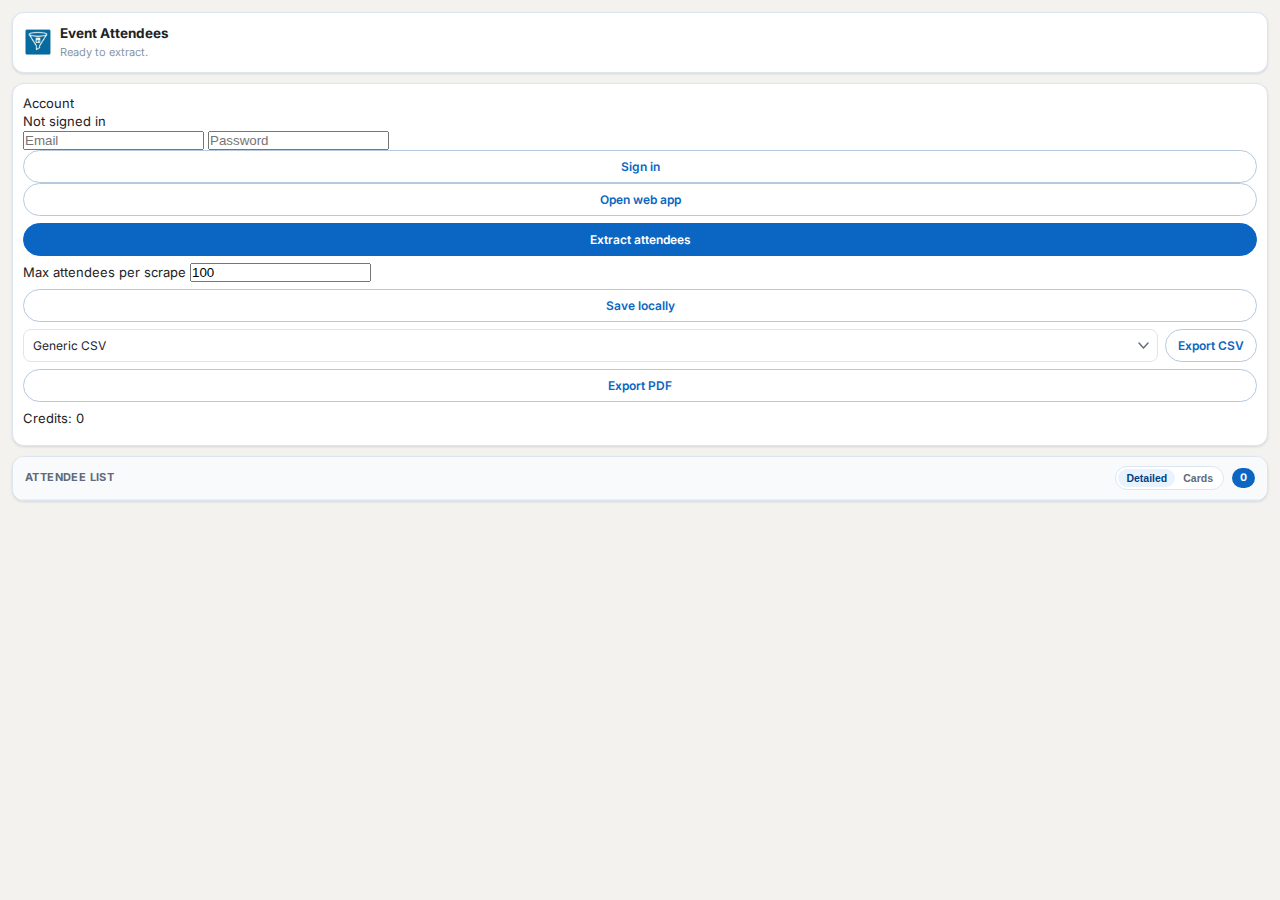
<file: event-attendee-extension/sidepanel.html>
<!doctype html>
<html lang="en">
  <head>
    <meta charset="UTF-8" />
    <meta name="viewport" content="width=device-width, initial-scale=1.0" />
    <title>Prospect In</title>
    <link rel="icon" type="image/svg+xml" href="assets/favicon.svg" />
    <link rel="stylesheet" href="sidepanel.css" />
  </head>
  <body>
    <main class="container">
      <header class="header">
        <div class="brand-row">
          <img src="assets/logo.png" class="brand-logo" alt="Event Attendee Extractor logo" />
          <div>
            <h1>Event Attendees</h1>
            <p id="statusText" class="status">Ready to extract.</p>
          </div>
        </div>
      </header>

      <section class="actions">
        <div class="auth-card">
          <p class="auth-title">Account</p>
          <p id="authState" class="auth-state">Not signed in</p>
          <input id="authEmail" class="limit-input" type="email" placeholder="Email" />
          <input id="authPassword" class="limit-input" type="password" placeholder="Password" />
          <div class="auth-actions">
            <button id="signInBtn" class="btn">Sign in</button>
            <button id="signOutBtn" class="btn" hidden>Sign out</button>
          </div>
          <div class="auth-actions">
            <button id="syncAccountBtn" class="btn" hidden>Sync credits</button>
            <button id="openWebAppBtn" class="btn">Open web app</button>
          </div>
        </div>

        <button id="scrapeBtn" class="btn primary">Extract attendees</button>
        <div class="limit-row">
          <label for="attendeeLimitInput" class="limit-label">Max attendees per scrape</label>
          <input id="attendeeLimitInput" class="limit-input" type="number" min="1" step="1" value="100" />
        </div>
        <button id="saveBtn" class="btn">Save locally</button>

        <div class="export-row">
          <select id="crmSelect" class="crm-select">
            <option value="generic">Generic CSV</option>
            <option value="hubspot">HubSpot</option>
            <option value="pipedrive">Pipedrive</option>
            <option value="salesforce">Salesforce</option>
            <option value="zoho">Zoho CRM</option>
          </select>
          <button id="csvBtn" class="btn export-btn">Export CSV</button>
        </div>

        <button id="pdfBtn" class="btn">Export PDF</button>
        <p id="proHint" class="pro-hint" hidden>First 20 attendees are free. Use a credit to export full lists.</p>
        <div id="creditsRow" class="credits-row">
          <span id="creditsBadge" class="credits-badge">Credits: 0</span>
        </div>
        <div class="pricing-grid">
          <button id="buyOneBtn" class="btn buy-btn" hidden>Full list — $9.99</button>
          <button id="buyFiveBtn" class="btn buy-btn" hidden>5 credits — $39.99</button>
          <button id="buyTenBtn" class="btn buy-btn" hidden>10 credits — $69.99</button>
        </div>
      </section>

      <section class="results">
        <div class="results-header">
          <h2>Attendee List</h2>
          <div class="results-header-right">
            <div class="view-toggle" role="group" aria-label="Attendee display mode">
              <button id="detailedViewBtn" class="view-btn active" type="button">Detailed</button>
              <button id="cardViewBtn" class="view-btn" type="button">Cards</button>
            </div>
            <span id="countBadge" class="badge">0</span>
          </div>
        </div>
        <div id="attendeeList" class="attendee-list"></div>
      </section>
    </main>

    <script src="crm-export.js"></script>
    <script src="sidepanel.js"></script>
  </body>
</html>
</file>
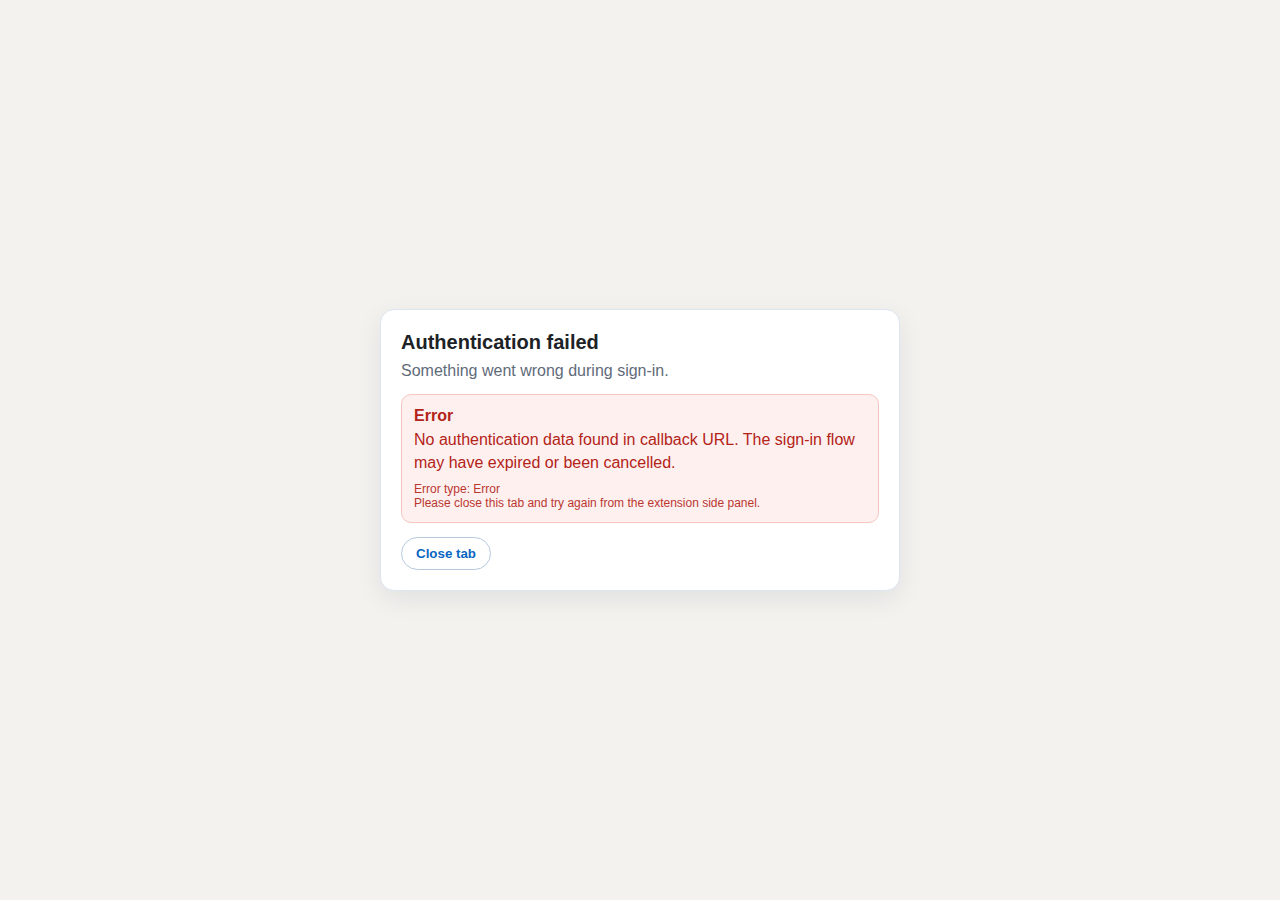
<file: event-attendee-extension/signin-callback.html>
<!doctype html>
<html lang="en">
<head>
  <meta charset="UTF-8" />
  <meta name="viewport" content="width=device-width, initial-scale=1.0" />
  <title>Prospect In — Sign-in callback</title>
  <link rel="stylesheet" href="signin-callback.css" />
</head>
<body>
  <main class="callback-wrap">
    <section class="callback-card" aria-live="polite">
      <div id="spinner" class="spinner" aria-hidden="true"></div>
      <h1 id="statusTitle">Completing sign-in…</h1>
      <p id="statusMessage">Please wait while we securely save your session in the extension.</p>
      <div id="statusContainer" class="status-container"></div>
      <button id="closeBtn" class="close-btn" type="button">Close tab</button>
    </section>
  </main>

  <script src="signin-callback.js"></script>
</body>
</html>
</file>
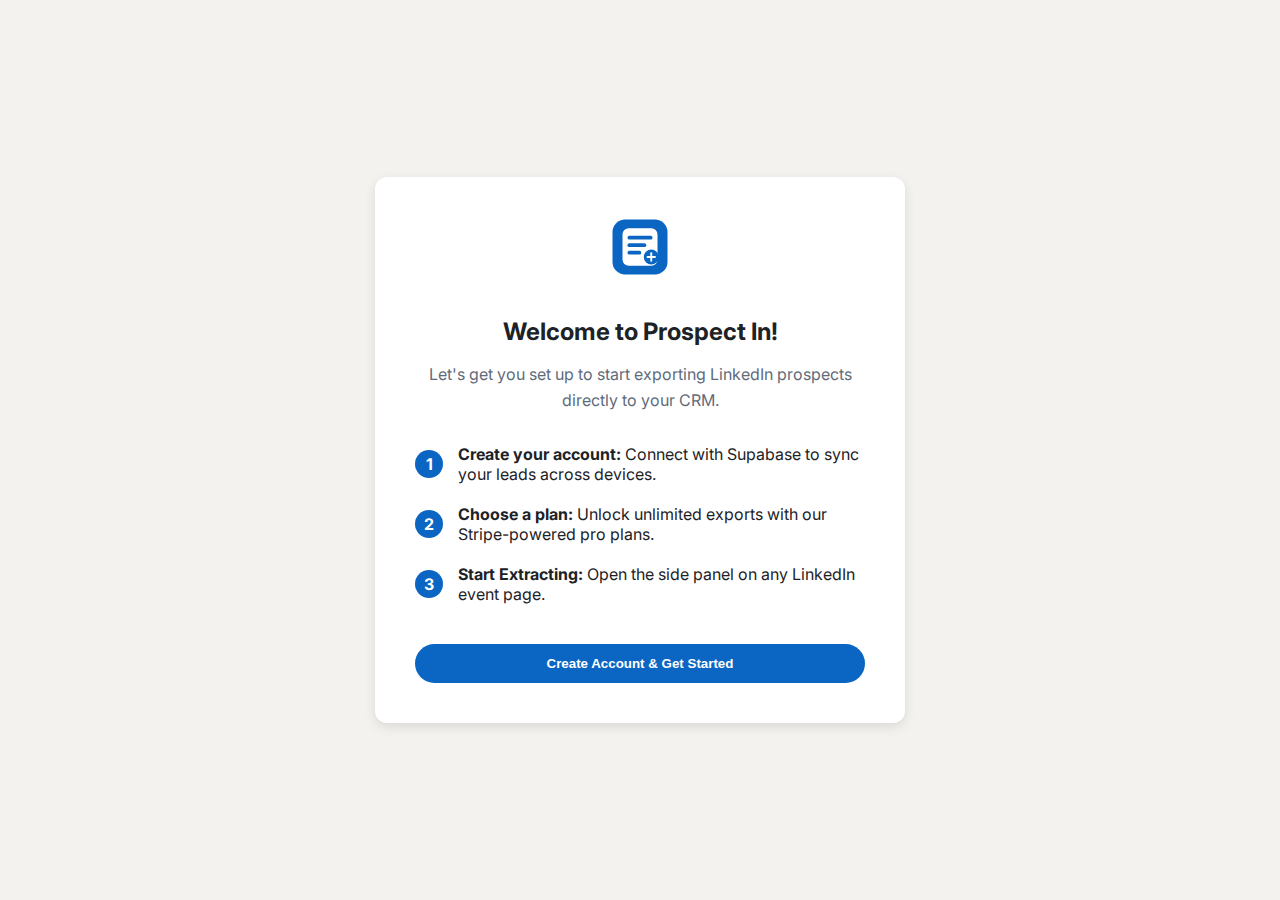
<file: event-attendee-extension/welcome.html>
<!DOCTYPE html>
<html lang="en">
<head>
    <meta charset="UTF-8">
    <meta name="viewport" content="width=device-width, initial-scale=1.0">
    <title>Welcome to Prospect In</title>
    <link rel="stylesheet" href="https://fonts.googleapis.com/css2?family=Inter:wght@400;600;700&display=swap">
    <style>
        :root {
            --linkedin-blue: #0a66c2;
            --linkedin-blue-hover: #004182;
            --bg: #f3f2ef;
            --surface: #ffffff;
            --text-primary: #1d2226;
            --text-secondary: #5f6b7a;
            --radius: 12px;
        }

        body {
            font-family: 'Inter', sans-serif;
            background-color: var(--bg);
            color: var(--text-primary);
            display: flex;
            justify-content: center;
            align-items: center;
            height: 100vh;
            margin: 0;
        }

        .onboarding-card {
            background: var(--surface);
            padding: 40px;
            border-radius: var(--radius);
            box-shadow: 0 4px 12px rgba(0,0,0,0.1);
            max-width: 450px;
            text-align: center;
        }

        .logo {
            width: 60px;
            height: 60px;
            margin-bottom: 20px;
        }

        h1 { font-size: 24px; margin-bottom: 10px; }
        p { color: var(--text-secondary); line-height: 1.6; margin-bottom: 30px; }

        .step {
            display: flex;
            align-items: center;
            gap: 15px;
            text-align: left;
            margin-bottom: 20px;
        }

        .step-number {
            background: var(--linkedin-blue);
            color: white;
            width: 28px;
            height: 28px;
            border-radius: 50%;
            display: flex;
            align-items: center;
            justify-content: center;
            font-weight: bold;
            flex-shrink: 0;
        }

        .btn-primary {
            background: var(--linkedin-blue);
            color: white;
            padding: 12px 24px;
            border-radius: 999px;
            text-decoration: none;
            font-weight: 600;
            display: inline-block;
            margin-top: 20px;
            transition: background 0.2s;
            border: none;
            cursor: pointer;
            width: 100%;
        }

        .btn-primary:hover {
            background: var(--linkedin-blue-hover);
        }
    </style>
</head>
<body>
    <div class="onboarding-card">
        <img src="assets/logo.svg" alt="Logo" class="logo">
        <h1>Welcome to Prospect In!</h1>
        <p>Let's get you set up to start exporting LinkedIn prospects directly to your CRM.</p>
        
        <div class="step">
            <div class="step-number">1</div>
            <div><strong>Create your account:</strong> Connect with Supabase to sync your leads across devices.</div>
        </div>
        <div class="step">
            <div class="step-number">2</div>
            <div><strong>Choose a plan:</strong> Unlock unlimited exports with our Stripe-powered pro plans.</div>
        </div>
        <div class="step">
            <div class="step-number">3</div>
            <div><strong>Start Extracting:</strong> Open the side panel on any LinkedIn event page.</div>
        </div>

        <button id="getStartedBtn" class="btn-primary">Create Account & Get Started</button>
    </div>

    <script>
        // You will link this to your Supabase Auth URL later
        document.getElementById('getStartedBtn').addEventListener('click', () => {
            window.location.href = 'https://your-supabase-app.vercel.app/signup';
        });
    </script>
</body>
</html>
</file>
<file: event-attendee-extension/sidepanel.css>
@import url('https://fonts.googleapis.com/css2?family=Inter:wght@400;500;600;700&display=swap');

:root {
  --blue: #0a66c2;
  --blue-hover: #004182;
  --blue-soft: #e8f3ff;
  --bg: #f3f2ef;
  --surface: #ffffff;
  --surface-muted: #f9fafb;
  --border: #dce6f1;
  --border-subtle: #ebeff3;
  --text: #1d2226;
  --text-2: #5f6b7a;
  --text-muted: #8895a7;
  --green: #057642;
  --shadow: 0 1px 3px rgba(15,23,42,.08), 0 1px 2px rgba(15,23,42,.05);
  --r: 12px;
  --r-sm: 8px;
}

* { box-sizing: border-box; margin: 0; padding: 0; }

body {
  font-family: 'Inter', sans-serif;
  background: var(--bg);
  color: var(--text);
  font-size: 13px;
  line-height: 1.45;
}

/* ── Layout ── */
.container {
  padding: 12px;
  display: flex;
  flex-direction: column;
  gap: 10px;
}

/* ── Header ── */
.header {
  background: var(--surface);
  border: 1px solid var(--border);
  border-radius: var(--r);
  padding: 11px 12px;
  box-shadow: var(--shadow);
}
.brand-row { display: flex; align-items: center; gap: 9px; }
.brand-logo { width: 26px; height: 26px; flex-shrink: 0; }
.header h1 { font-size: 13.5px; font-weight: 700; }
.status { font-size: 11px; color: var(--text-muted); margin-top: 1px; }
.account-badge {
  margin-top: 8px;
  padding-top: 8px;
  border-top: 1px solid var(--border-subtle);
  display: flex;
  align-items: center;
  gap: 8px;
  flex-wrap: wrap;
  font-size: 11px;
}
.account-email { font-weight: 600; color: var(--text-2); flex: 1; min-width: 0; overflow: hidden; text-overflow: ellipsis; white-space: nowrap; }
.account-credits { color: var(--blue); font-weight: 700; white-space: nowrap; }
.btn-link { background: none; border: none; color: var(--text-muted); font-size: 11px; cursor: pointer; padding: 0; }
.btn-link:hover { color: var(--blue); }

/* ── Actions ── */
.actions {
  background: var(--surface);
  border: 1px solid var(--border);
  border-radius: var(--r);
  padding: 10px;
  box-shadow: var(--shadow);
  display: flex;
  flex-direction: column;
  gap: 7px;
}

/* ── Buttons ── */
.btn {
  border: 1px solid #b7c9dd;
  background: var(--surface);
  border-radius: 999px;
  padding: 8px 12px;
  font-size: 12px;
  font-family: 'Inter', sans-serif;
  font-weight: 600;
  color: var(--blue);
  cursor: pointer;
  width: 100%;
  transition: background .12s, color .12s, border-color .12s;
}
.btn:hover { background: var(--blue-soft); border-color: #8ab4e2; }
.btn.primary { background: var(--blue); color: #fff; border-color: var(--blue); }
.btn.primary:hover { background: var(--blue-hover); border-color: var(--blue-hover); }
.btn:disabled { opacity: .5; cursor: not-allowed; }
.full-width { width: 100%; }

/* ── Fields ── */
.field-row { display: flex; flex-direction: column; gap: 3px; }
.field-label { font-size: 10.5px; font-weight: 600; color: var(--text-2); }
.input {
  border: 1px solid var(--border);
  border-radius: var(--r-sm);
  padding: 7px 9px;
  font-size: 12px;
  font-family: 'Inter', sans-serif;
  color: var(--text);
  background: var(--surface);
  width: 100%;
}
.input:focus { outline: none; border-color: var(--blue); box-shadow: 0 0 0 2px rgba(10,102,194,.12); }

/* ── Export row ── */
.export-row { display: flex; gap: 7px; }
.crm-select {
  flex: 1;
  border: 1px solid var(--border);
  border-radius: var(--r-sm);
  padding: 7px 24px 7px 9px;
  font-size: 12px;
  font-family: 'Inter', sans-serif;
  color: var(--text);
  background: var(--surface);
  cursor: pointer;
  appearance: none;
  background-image: url("data:image/svg+xml,%3Csvg xmlns='http://www.w3.org/2000/svg' width='11' height='7' viewBox='0 0 11 7'%3E%3Cpath d='M1 1l4.5 5L10 1' stroke='%235f6b7a' stroke-width='1.4' fill='none' stroke-linecap='round'/%3E%3C/svg%3E");
  background-repeat: no-repeat;
  background-position: right 8px center;
}
.crm-select:focus { outline: none; border-color: var(--blue); }
.export-btn { width: auto; white-space: nowrap; flex-shrink: 0; }

/* ── Results ── */
.results {
  background: var(--surface);
  border: 1px solid var(--border);
  border-radius: var(--r);
  overflow: hidden;
  box-shadow: var(--shadow);
}
.results-header {
  display: flex;
  justify-content: space-between;
  align-items: center;
  padding: 9px 12px;
  border-bottom: 1px solid var(--border-subtle);
  background: var(--surface-muted);
}
.results-header h2 { font-size: 11px; font-weight: 700; text-transform: uppercase; letter-spacing: .4px; color: var(--text-2); }
.results-header-right { display: flex; align-items: center; gap: 8px; }
.view-toggle { display: flex; border: 1px solid var(--border); border-radius: 999px; padding: 2px; background: #fff; }
.view-btn { border: none; background: transparent; color: var(--text-2); font-size: 10.5px; font-weight: 600; padding: 3px 8px; border-radius: 999px; cursor: pointer; }
.view-btn.active { background: var(--blue-soft); color: var(--blue-hover); }
.badge { background: var(--blue); color: #fff; border-radius: 999px; padding: 2px 8px; font-size: 10.5px; font-weight: 700; min-width: 22px; text-align: center; }

/* ── Attendee list ── */
.attendee-list { display: flex; flex-direction: column; max-height: 320px; overflow-y: auto; }
.attendee-item { border-bottom: 1px solid var(--border-subtle); }
.attendee-item:last-child { border-bottom: none; }
.attendee-summary { display: flex; align-items: center; justify-content: space-between; gap: 10px; padding: 9px 12px; cursor: pointer; user-select: none; }
.attendee-summary:hover { background: #f8fbff; }
.attendee-info { flex: 1; min-width: 0; }
.attendee-name { font-size: 12.5px; font-weight: 700; white-space: nowrap; overflow: hidden; text-overflow: ellipsis; }
.attendee-title { font-size: 11px; color: var(--text-2); white-space: nowrap; overflow: hidden; text-overflow: ellipsis; margin-top: 1px; }
.attendee-location { font-size: 10.5px; color: var(--text-muted); margin-top: 1px; }
.chevron { color: var(--text-muted); font-size: 9px; transition: transform .2s; flex-shrink: 0; }
.attendee-item.expanded .chevron { transform: rotate(180deg); }
.attendee-details { display: none; padding: 7px 12px 9px; background: #f7fbff; border-top: 1px solid #d8eaff; font-size: 11px; gap: 3px; flex-direction: column; }
.attendee-item.expanded .attendee-details { display: flex; }
.detail-row { display: flex; gap: 6px; }
.detail-label { color: var(--text-muted); font-weight: 600; min-width: 46px; font-size: 10.5px; }
.detail-value { color: var(--text); word-break: break-all; }
.detail-value a { color: var(--blue); text-decoration: none; }
.detail-value a:hover { text-decoration: underline; }

/* card view */
.attendee-list.card-view { display: grid; gap: 7px; padding: 8px; }
.attendee-list.card-view .attendee-item { border: 1px solid var(--border); border-radius: 9px; background: #fff; box-shadow: 0 1px 2px rgba(15,23,42,.04); }
.attendee-list.card-view .attendee-details { display: flex; }

/* ── History ── */
.history-list { display: flex; flex-direction: column; max-height: 200px; overflow-y: auto; }
.history-item { padding: 9px 12px; border-bottom: 1px solid var(--border-subtle); font-size: 11.5px; display: flex; justify-content: space-between; align-items: center; }
.history-item:last-child { border-bottom: none; }
.history-meta { color: var(--text-2); font-size: 10.5px; margin-top: 2px; }
.history-dl { color: var(--blue); font-size: 10.5px; cursor: pointer; background: none; border: none; font-weight: 600; }

/* ── Empty ── */
.empty { padding: 24px 14px; text-align: center; color: var(--text-muted); font-size: 11.5px; line-height: 1.7; }
.empty-icon { font-size: 20px; margin-bottom: 5px; opacity: .6; }

/* ── Modals ── */
.modal-overlay {
  position: fixed; inset: 0;
  background: rgba(0,0,0,.45);
  display: flex; align-items: center; justify-content: center;
  z-index: 1000;
  padding: 16px;
}
.modal-overlay[hidden] { display: none; }
.modal-card {
  background: var(--surface);
  border-radius: var(--r);
  padding: 20px;
  width: 100%;
  max-width: 320px;
  position: relative;
  box-shadow: 0 8px 32px rgba(0,0,0,.18);
  display: flex;
  flex-direction: column;
  gap: 10px;
}
.modal-close { position: absolute; top: 12px; right: 12px; background: none; border: none; font-size: 14px; color: var(--text-muted); cursor: pointer; }
.modal-close:hover { color: var(--text); }
.modal-title { font-size: 15px; font-weight: 700; }
.modal-sub { font-size: 12px; color: var(--text-2); }
.auth-error { font-size: 11.5px; color: #c0392b; background: #fdf0ef; border: 1px solid #f5c6c2; border-radius: 6px; padding: 6px 9px; }
.modal-link { font-size: 11.5px; color: var(--blue); text-align: center; text-decoration: none; margin-top: 2px; }
.modal-link:hover { text-decoration: underline; }

/* Export modal options */
.export-options { display: flex; flex-direction: column; gap: 8px; }
.export-option {
  border: 1.5px solid var(--border);
  border-radius: 10px;
  padding: 11px 12px;
  background: var(--surface);
  cursor: pointer;
  text-align: left;
  display: flex;
  flex-direction: column;
  gap: 2px;
  position: relative;
  transition: border-color .15s, background .15s;
}
.export-option:hover { border-color: var(--blue); background: #fafcff; }
.export-option.premium:hover { border-color: #7b5ea7; background: #faf8ff; }
.export-option:disabled { opacity: .5; cursor: not-allowed; }
.export-option-title { font-size: 12.5px; font-weight: 700; }
.export-option-desc { font-size: 11px; color: var(--text-2); }
.export-option-badge { position: absolute; top: 10px; right: 10px; border-radius: 999px; padding: 2px 8px; font-size: 10.5px; font-weight: 700; }
.export-option-badge.free { background: #e6f7ee; color: var(--green); }
.export-option-badge.premium { background: #f3eeff; color: #7b5ea7; }

/* Buy section */
.buy-section { border-top: 1px solid var(--border-subtle); padding-top: 10px; display: flex; flex-direction: column; gap: 8px; }
.buy-title { font-size: 11px; font-weight: 700; color: var(--text-2); text-transform: uppercase; letter-spacing: .3px; }
.pricing-grid { display: grid; grid-template-columns: 1fr 1fr 1fr; gap: 6px; }
.pricing-btn {
  border: 1.5px solid var(--border);
  border-radius: 9px;
  padding: 9px 6px;
  background: var(--surface);
  cursor: pointer;
  display: flex;
  flex-direction: column;
  align-items: center;
  gap: 2px;
  font-family: 'Inter', sans-serif;
  transition: border-color .15s, background .15s;
}
.pricing-btn:hover { border-color: var(--blue); background: var(--blue-soft); }
.pricing-btn strong { font-size: 11px; font-weight: 700; color: var(--text); }
.pricing-btn span { font-size: 10.5px; color: var(--blue); font-weight: 600; }

/* Google sign-in button */
.google-btn {
  display: flex;
  align-items: center;
  justify-content: center;
  background: #fff;
  border: 1.5px solid #dadce0;
  color: #3c4043;
  font-weight: 600;
  border-radius: 999px;
  padding: 9px 12px;
  font-size: 12.5px;
  font-family: 'Inter', sans-serif;
  cursor: pointer;
  width: 100%;
  transition: background .12s, border-color .12s;
}
.google-btn:hover {
  background: #f8f9fa;
  border-color: #c0c7d0;
}
 
/* Auth divider */
.auth-divider {
  display: flex;
  align-items: center;
  gap: 8px;
  color: var(--text-muted);
  font-size: 11px;
  margin: 2px 0;
}
.auth-divider::before,
.auth-divider::after {
  content: '';
  flex: 1;
  height: 1px;
  background: var(--border-subtle);
}
</file>
<file: event-attendee-extension/signin-callback.css>
:root {
  --bg: #f3f2ef;
  --surface: #ffffff;
  --border: #dce6f1;
  --text: #1d2226;
  --muted: #5f6b7a;
  --ok-bg: #e7f6ef;
  --ok-border: #b9e3cf;
  --ok-text: #0d6f3f;
  --err-bg: #fdf0ef;
  --err-border: #f5c6c2;
  --err-text: #b42318;
  --info-bg: #eef5ff;
  --info-border: #c9dbf5;
  --info-text: #0a66c2;
}

* { box-sizing: border-box; }

body {
  margin: 0;
  font-family: Inter, -apple-system, BlinkMacSystemFont, "Segoe UI", sans-serif;
  color: var(--text);
  background: var(--bg);
}

.callback-wrap {
  min-height: 100vh;
  display: grid;
  place-items: center;
  padding: 16px;
}

.callback-card {
  width: min(520px, 100%);
  background: var(--surface);
  border: 1px solid var(--border);
  border-radius: 14px;
  padding: 20px;
  box-shadow: 0 8px 26px rgba(15, 23, 42, 0.08);
}

h1 {
  margin: 0;
  font-size: 20px;
  line-height: 1.2;
}

#statusMessage {
  margin: 8px 0 0;
  color: var(--muted);
}

.status-container {
  margin-top: 14px;
}

.status-box {
  border: 1px solid;
  border-radius: 10px;
  padding: 12px;
}

.status-box.success {
  background: var(--ok-bg);
  border-color: var(--ok-border);
  color: var(--ok-text);
}

.status-box.error {
  background: var(--err-bg);
  border-color: var(--err-border);
  color: var(--err-text);
}

.status-box.info {
  background: var(--info-bg);
  border-color: var(--info-border);
  color: var(--info-text);
}

.status-title {
  font-weight: 700;
  margin-bottom: 4px;
}

.status-message {
  line-height: 1.4;
}

.debug-info {
  margin-top: 8px;
  font-size: 12px;
  opacity: 0.9;
}

.spinner {
  width: 28px;
  height: 28px;
  border-radius: 50%;
  border: 3px solid #e5e7eb;
  border-top-color: #0a66c2;
  animation: spin 0.8s linear infinite;
  margin-bottom: 12px;
}

.close-btn {
  margin-top: 14px;
  border: 1px solid #b7c9dd;
  background: #ffffff;
  color: #0a66c2;
  font-weight: 600;
  padding: 8px 14px;
  border-radius: 999px;
  cursor: pointer;
  display: none;
}

.close-btn:hover {
  background: #eef5ff;
}

@keyframes spin {
  to { transform: rotate(360deg); }
}
</file>
